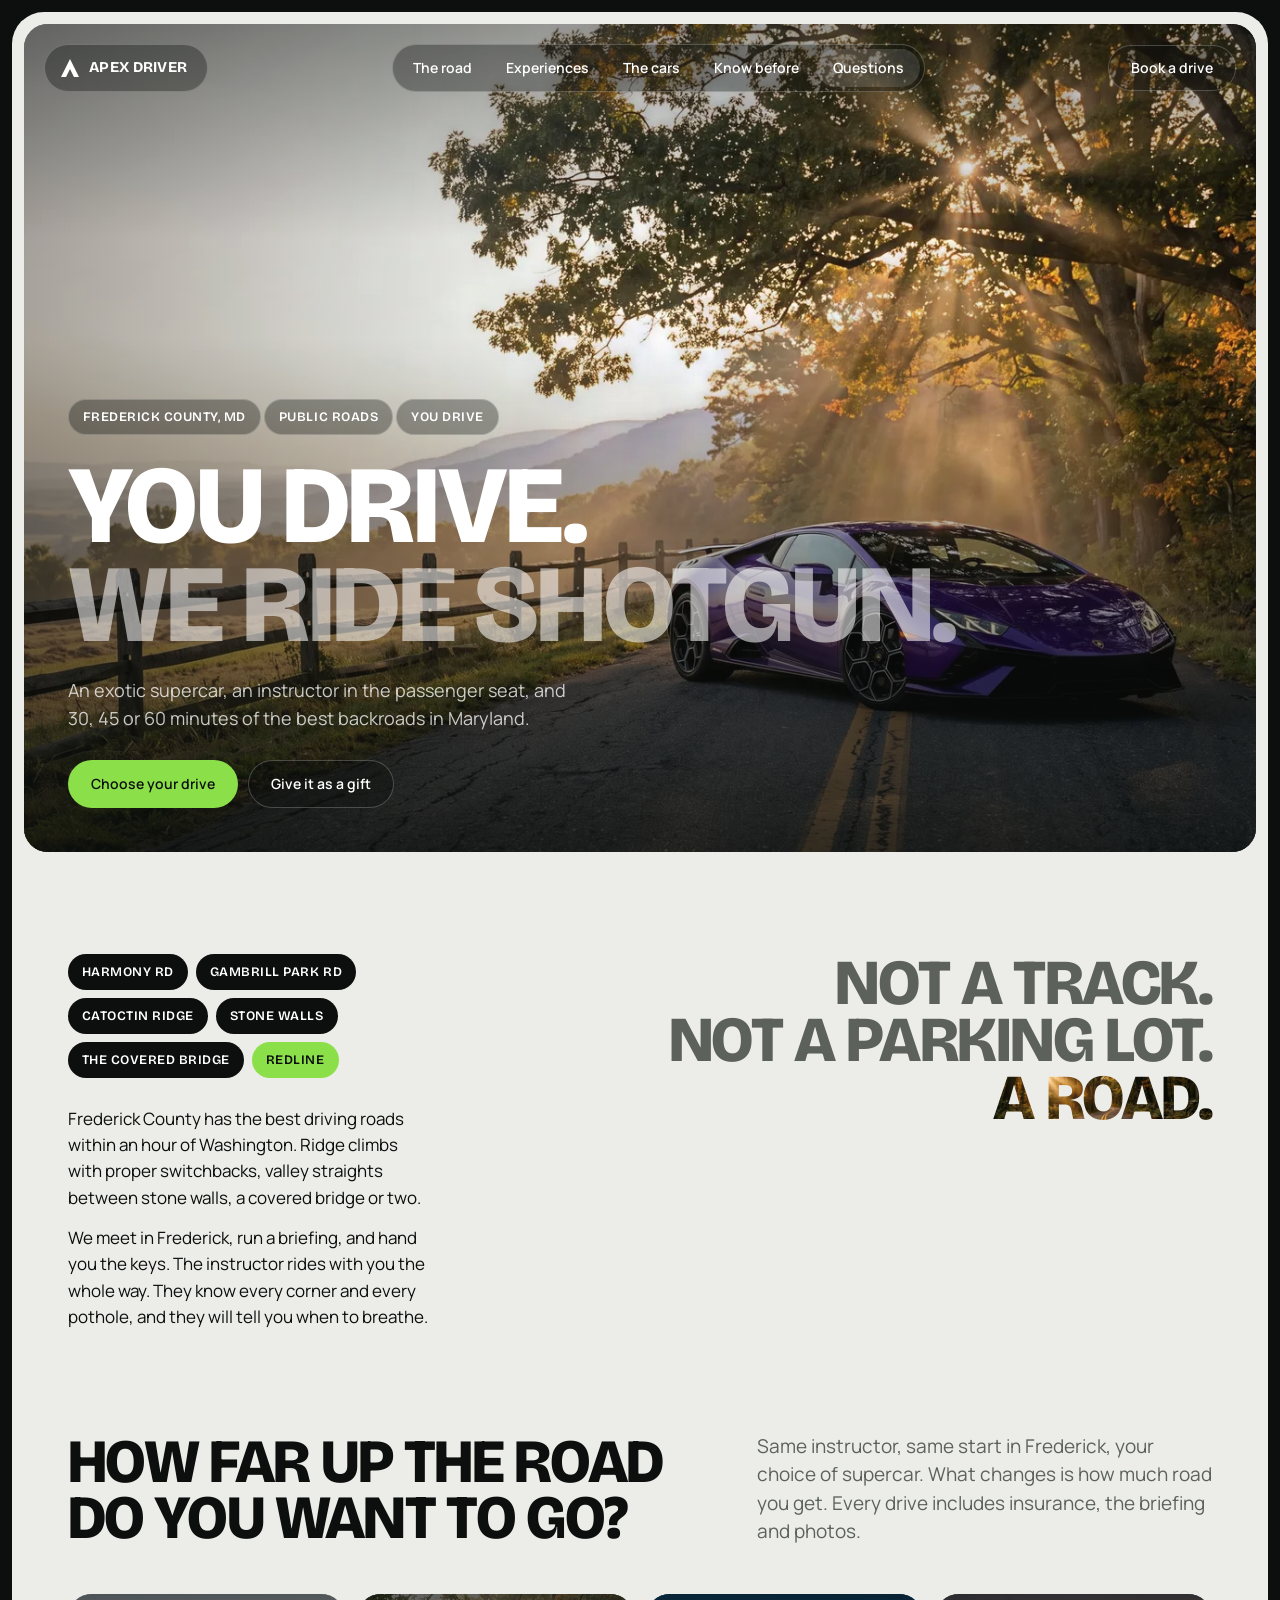
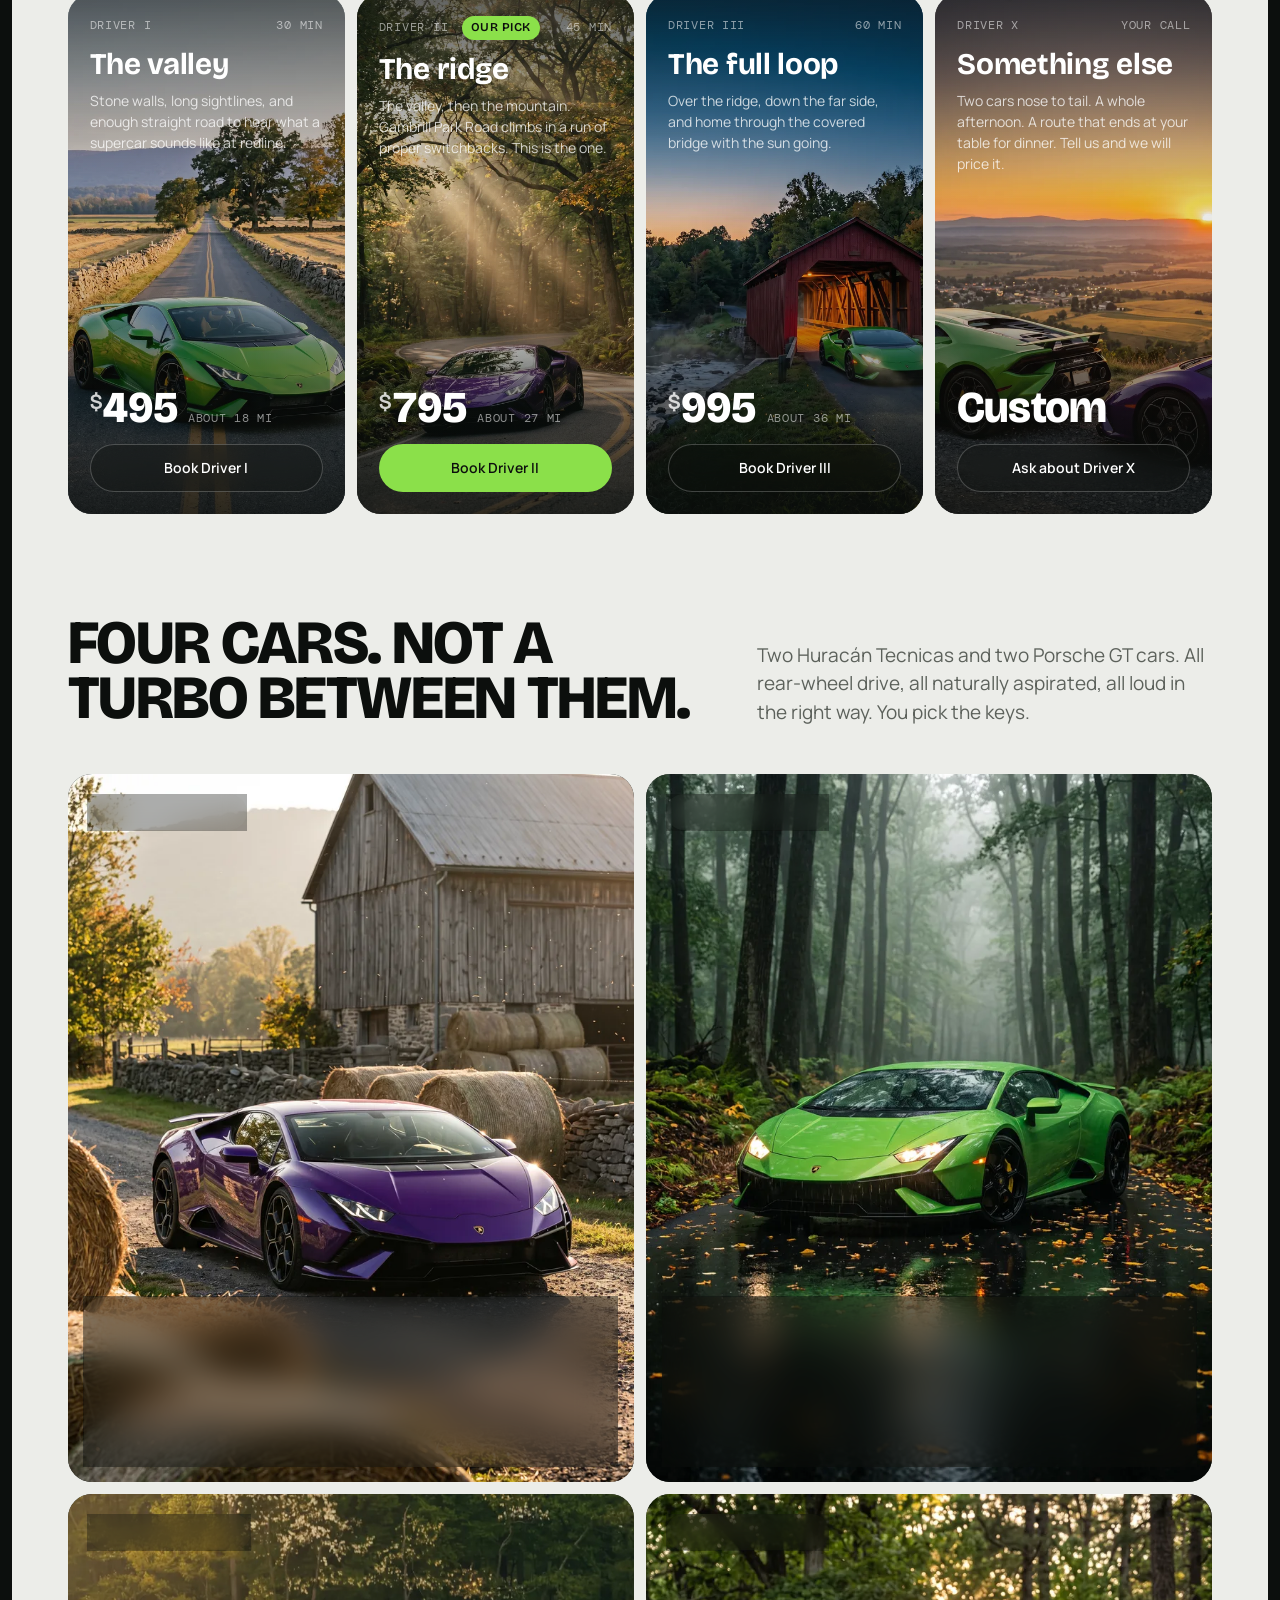
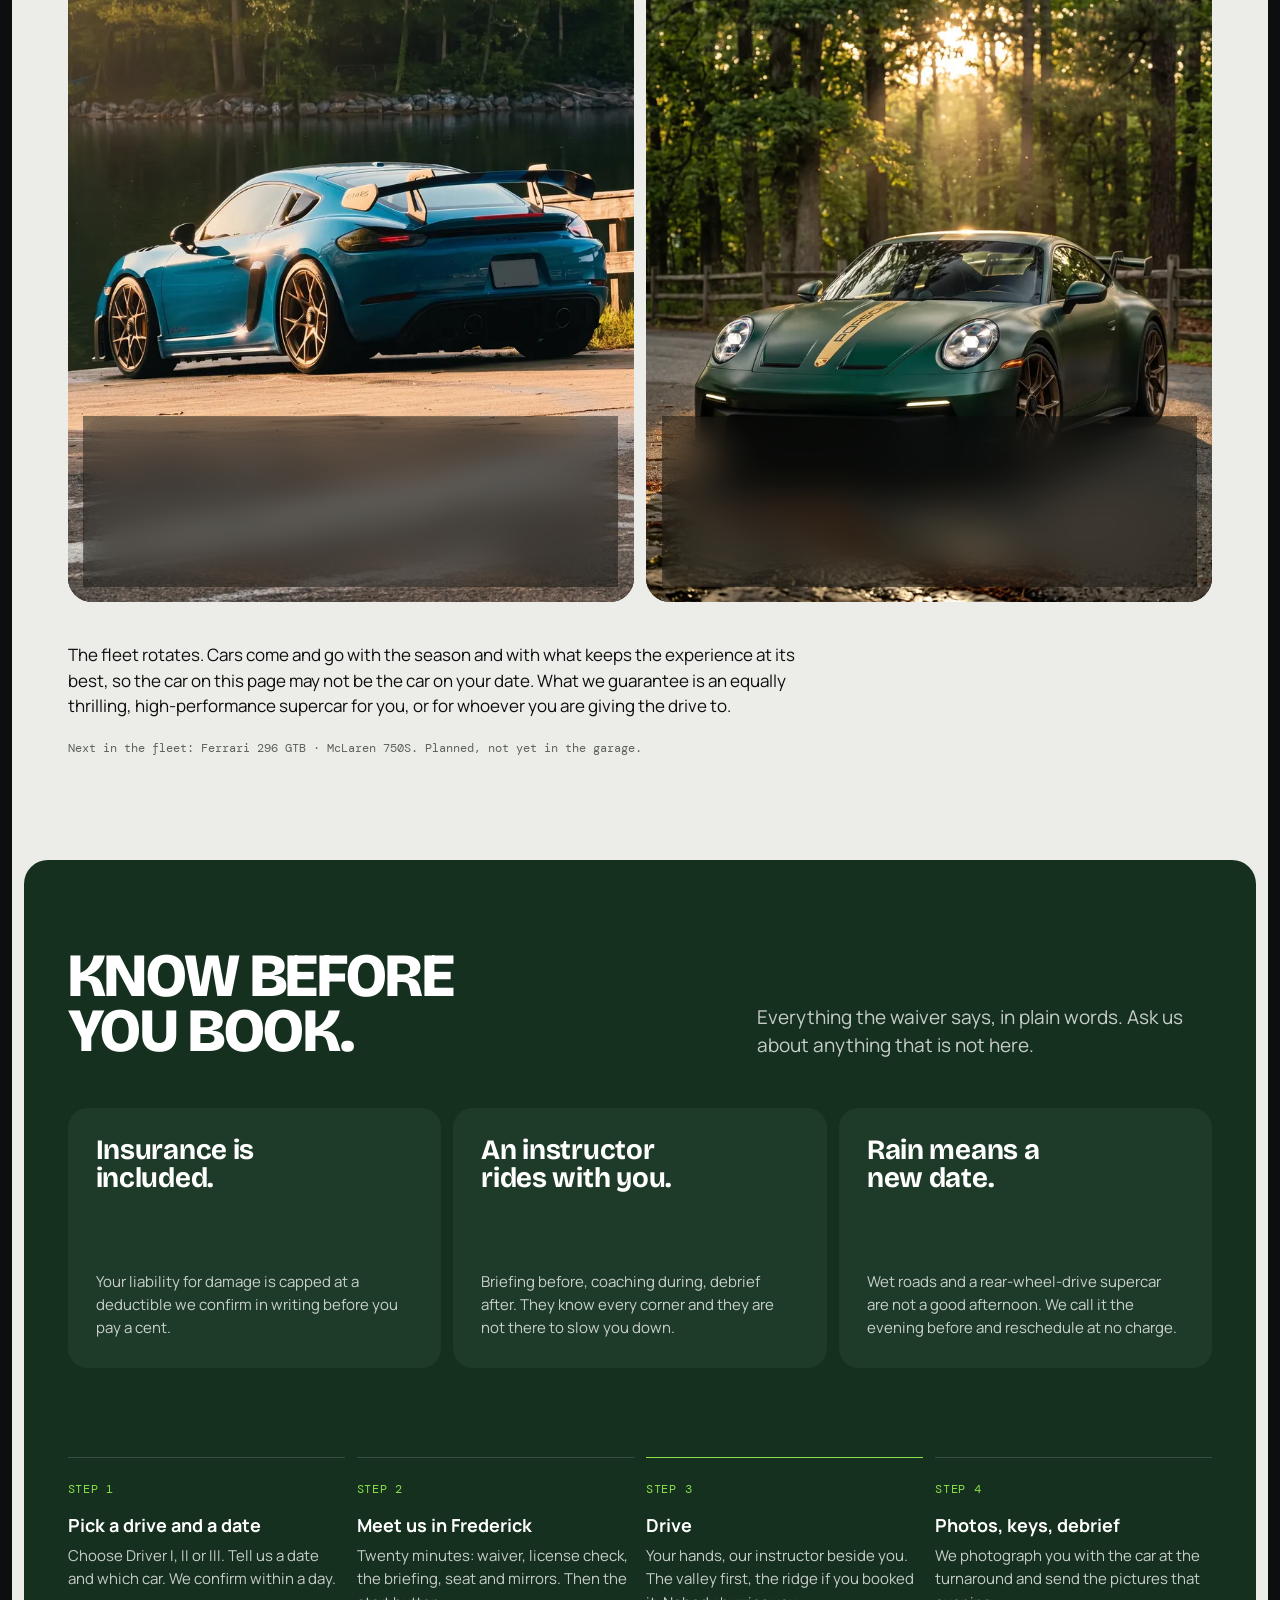
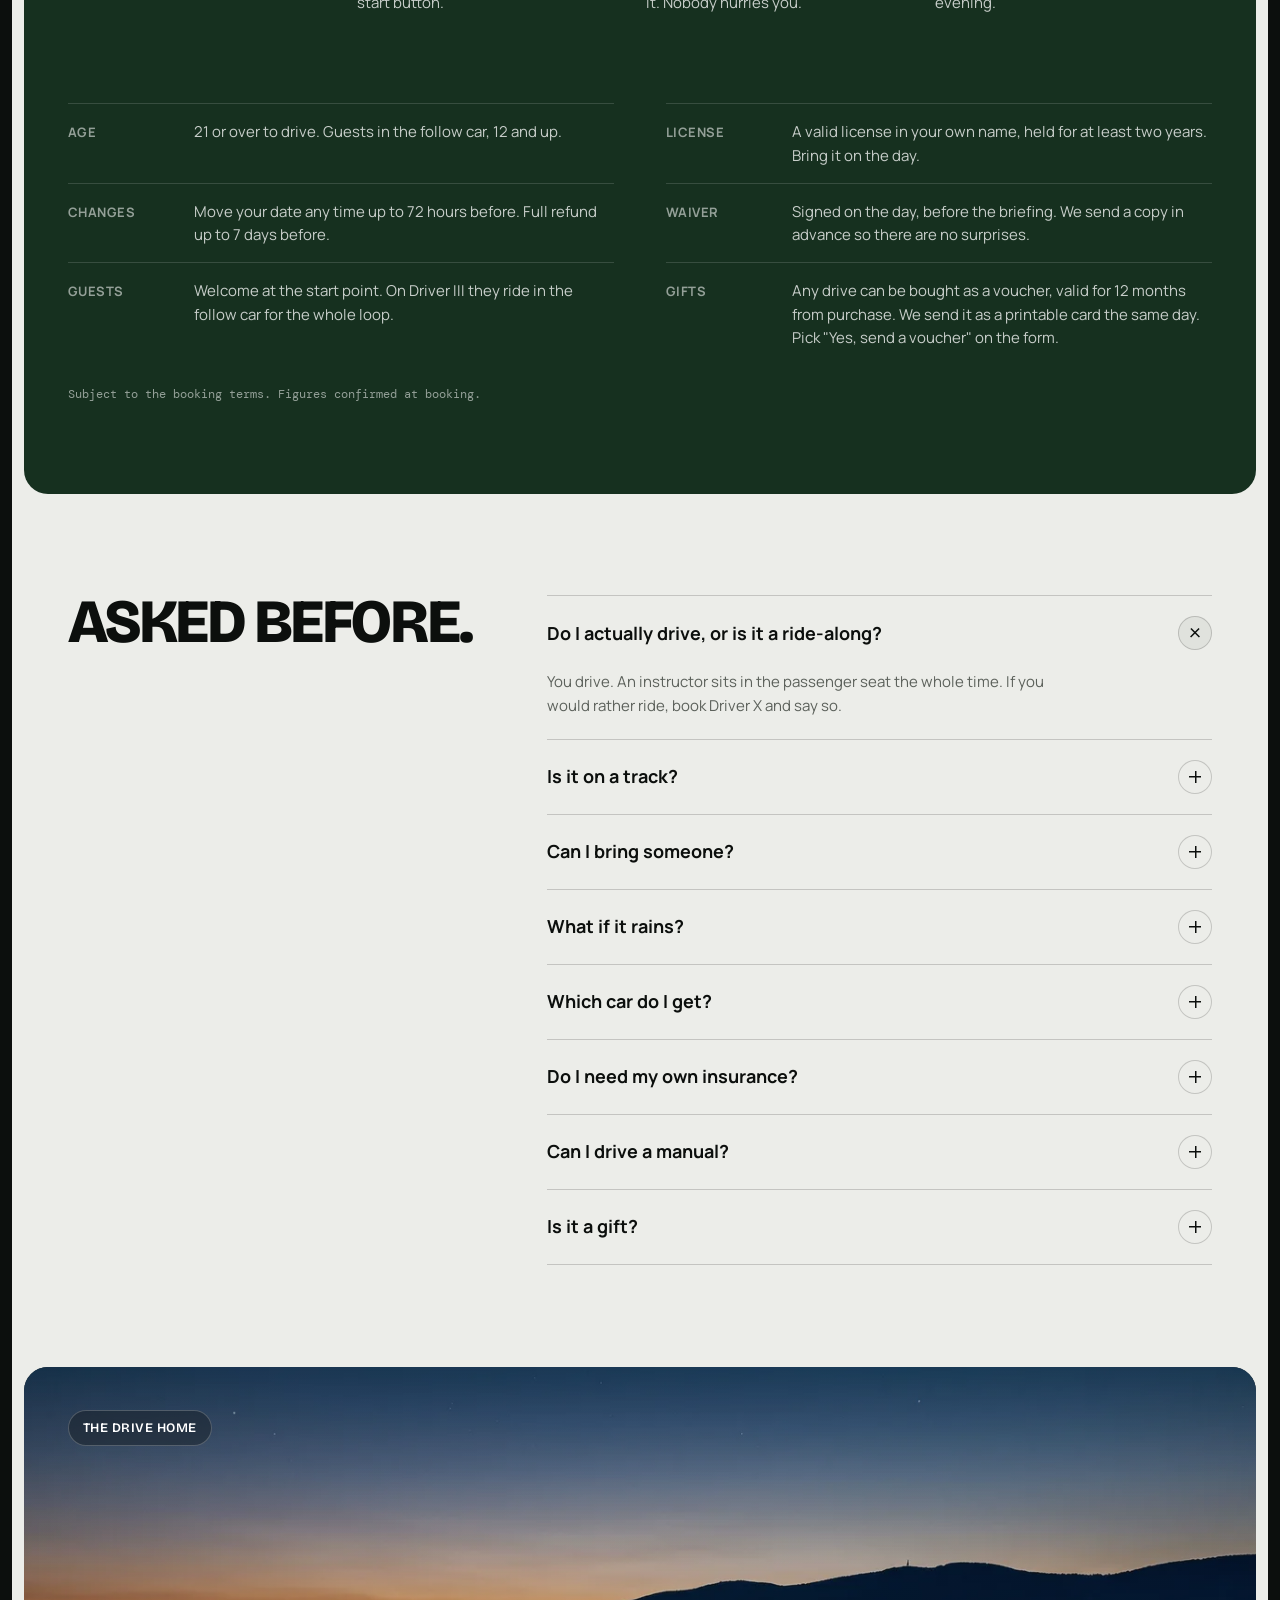
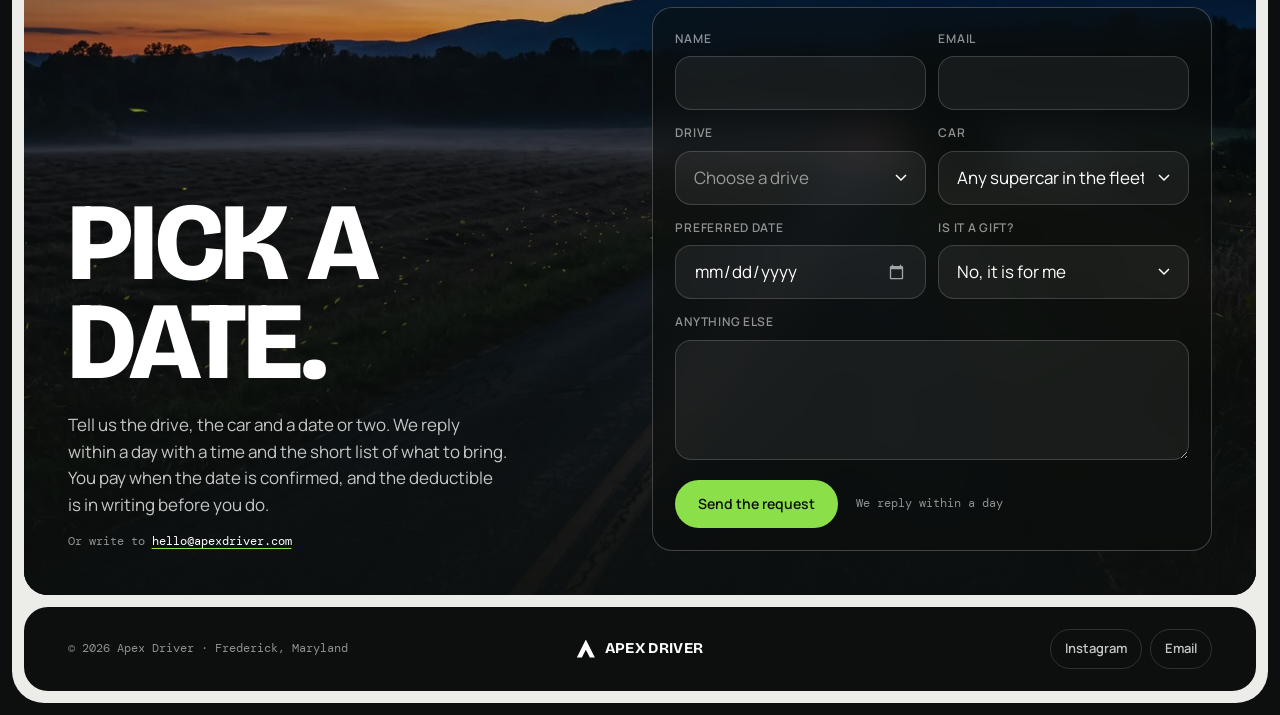
<file: index.html>
<!DOCTYPE html>
<html lang="en">
<head>
  <meta charset="utf-8">
  <meta name="viewport" content="width=device-width, initial-scale=1">
  <title>Apex Driver — Drive a supercar on Frederick County backroads</title>
  <meta name="description" content="You drive an exotic, high-performance supercar on the public backroads of Frederick County, Maryland, with an instructor beside you. 30, 45 or 60 minutes. From $495.">
  <meta name="theme-color" content="#0C0F0D">
  <link rel="icon" href="assets/mark.svg" type="image/svg+xml">

  <meta property="og:title" content="Apex Driver — You drive. We ride shotgun.">
  <meta property="og:description" content="A supercar on Frederick County backroads. 30, 45 or 60 minutes with an instructor beside you. From $495.">
  <meta property="og:image" content="https://eurobahncardetail.github.io/apexdriver/assets/v3/hero-ridge-2400.jpg">
  <meta property="og:url" content="https://eurobahncardetail.github.io/apexdriver/">
  <meta property="og:type" content="website">
  <link rel="canonical" href="https://eurobahncardetail.github.io/apexdriver/">

  <link rel="preconnect" href="https://fonts.googleapis.com">
  <link rel="preconnect" href="https://fonts.gstatic.com" crossorigin>
  <link href="https://fonts.googleapis.com/css2?family=Bricolage+Grotesque:opsz,wght@12..96,600..800&amp;family=Manrope:wght@400;500;600;700&amp;family=DM+Mono:wght@400;500&amp;display=swap" rel="stylesheet">

  <link rel="preload" as="image" media="(min-width: 641px)" href="assets/v3/hero-ridge-1600.webp" imagesrcset="assets/v3/hero-ridge-900.webp 900w, assets/v3/hero-ridge-1600.webp 1600w, assets/v3/hero-ridge-2400.webp 2400w" imagesizes="100vw">
  <link rel="preload" as="image" media="(max-width: 640px)" href="assets/v3/hero-ridge-tall-800.webp" imagesrcset="assets/v3/hero-ridge-tall-800.webp 800w, assets/v3/hero-ridge-tall-1200.webp 1200w" imagesizes="100vw">
  <link rel="stylesheet" href="styles.css?v=3.6">

  <script>
    /* Arms the hero sequence, reveals and ambient video before first paint.
       Without JS, or with reduced motion on, nothing is hidden and posters stay still.
       The hero sequence is pure CSS and waits for the display face (or 900ms),
       so it never depends on script.js and never swaps fonts mid-rise. */
    (function () {
      var root = document.documentElement;
      if (matchMedia('(prefers-reduced-motion: reduce)').matches || !('IntersectionObserver' in window)) return;
      root.classList.add('ad-motion');
      var go = function () { root.classList.add('ad-fonts'); };
      setTimeout(go, 900);
      if (document.fonts && document.fonts.ready) document.fonts.ready.then(go);
    })();
  </script>

  <script type="application/ld+json">
  {
    "@context": "https://schema.org",
    "@type": "FAQPage",
    "mainEntity": [
      {"@type": "Question", "name": "Do I actually drive, or is it a ride-along?", "acceptedAnswer": {"@type": "Answer", "text": "You drive. An instructor sits in the passenger seat the whole time."}},
      {"@type": "Question", "name": "Is it on a track?", "acceptedAnswer": {"@type": "Answer", "text": "No. Every drive is on public backroads in Frederick County, Maryland. Speed limits apply; the roads do the work."}},
      {"@type": "Question", "name": "Can I bring someone?", "acceptedAnswer": {"@type": "Answer", "text": "The car has two seats and one of them is the instructor's. Guests are welcome at the start point and can ride along in the follow car on Driver III."}},
      {"@type": "Question", "name": "What if it rains?", "acceptedAnswer": {"@type": "Answer", "text": "We reschedule at no charge. Wet roads and a rear-wheel-drive supercar are not a good afternoon."}}
    ]
  }
  </script>
</head>
<body>

  <a class="skip" href="#main">Skip to content</a>

  <!-- ===================================================================
       NAV — floating pills. Glass over the hero, darker glass after.
       =================================================================== -->
  <nav class="nav seq" id="nav" style="--i:0" aria-label="Primary">
    <div class="nav__group">
      <a class="lockup" href="#top" aria-label="Apex Driver, home"><span class="mark" aria-hidden="true"></span>Apex Driver</a>
    </div>
    <div class="nav__group nav__links">
      <a class="nav__link" href="#road" data-spy>The road</a>
      <a class="nav__link" href="#drives" data-spy>Experiences</a>
      <a class="nav__link" href="#fleet" data-spy>The cars</a>
      <a class="nav__link" href="#know" data-spy>Know before</a>
      <a class="nav__link" href="#faq" data-spy>Questions</a>
    </div>
    <!-- Glass over the hero, paper after it: verde belongs to the one in-flow primary. -->
    <a class="pill pill--glass nav__cta" href="#drives">Book a drive</a>
    <button class="pill pill--glass nav__menu" type="button" aria-expanded="false" aria-controls="sheet">Menu</button>
  </nav>

  <!-- Phone menu: the five section links in display type on ink glass. -->
  <div class="sheet" id="sheet" hidden>
    <div class="sheet__top">
      <span class="lockup"><span class="mark" aria-hidden="true"></span>Apex Driver</span>
      <button class="pill pill--glass sheet__close" type="button" aria-label="Close menu">Close</button>
    </div>
    <nav class="sheet__links" aria-label="Sections">
      <a class="sheet__link display" href="#road" style="--i:0">The road</a>
      <a class="sheet__link display" href="#drives" style="--i:1">Experiences</a>
      <a class="sheet__link display" href="#fleet" style="--i:2">The cars</a>
      <a class="sheet__link display" href="#know" style="--i:3">Know before</a>
      <a class="sheet__link display" href="#faq" style="--i:4">Questions</a>
    </nav>
    <a class="pill pill--verde sheet__cta" href="#drives">Choose your drive</a>
  </div>

  <!-- Phone booking bar: appears once the hero has scrolled away. -->
  <div class="bar" id="bar" aria-label="Book">
    <span class="bar__text"><strong>From $495</strong> <span class="mono">30 · 45 · 60 min</span></span>
    <a class="pill pill--paper pill--sm" href="#drives">Choose your drive</a>
  </div>

  <div class="page" id="top">
  <main id="main" style="display: contents">

    <!-- =================================================================
         HERO — the ridge at golden hour. The still is the picture; the only
         movement is the sun-ray layer, which follows the scroll (script.js).
         ================================================================= -->
    <header class="card hero">
      <div class="media" aria-hidden="true">
        <picture>
          <source type="image/webp" media="(max-width: 640px)" srcset="assets/v3/hero-ridge-tall-800.webp 800w, assets/v3/hero-ridge-tall-1200.webp 1200w" sizes="100vw">
          <source type="image/jpeg" media="(max-width: 640px)" srcset="assets/v3/hero-ridge-tall-1200.jpg">
          <source type="image/webp" srcset="assets/v3/hero-ridge-900.webp 900w, assets/v3/hero-ridge-1600.webp 1600w, assets/v3/hero-ridge-2400.webp 2400w" sizes="100vw">
          <img src="assets/v3/hero-ridge-2400.jpg" width="2400" height="1339" alt="The purple Lamborghini Huracán Tecnica on the crest of a ridge road at golden hour, sun breaking through the oaks, the Catoctin valley hazy behind." fetchpriority="high" decoding="async">
        </picture>
        <canvas class="rays" data-rays="assets/v3/rays/" data-count="40" aria-hidden="true"></canvas>
      </div>
      <div class="hero__scrim" aria-hidden="true"></div>

      <div class="hero__inner">
        <div>
          <p class="hero__eyebrow seq" style="--i:1"><span class="chip chip--glass">Frederick County, MD</span> <span class="chip chip--glass">Public roads</span> <span class="chip chip--glass">You drive</span></p>
          <h1 class="display h1 hero__title">
            <span class="seq" style="--i:2; display:block">You drive.</span>
            <span class="seq quiet" style="--i:3; display:block">We ride shotgun.</span>
          </h1>
          <p class="hero__sub seq" style="--i:4">An exotic supercar, an instructor in the passenger seat, and 30, 45 or 60 minutes of the best backroads in Maryland.</p>
          <div class="hero__cta seq" style="--i:5">
            <a class="pill pill--verde" href="#drives">Choose your drive</a>
            <a class="pill pill--glass" href="#gift">Give it as a gift</a>
          </div>
        </div>
        <!-- The drives-and-prices ticket that sat here is parked in docs/parked/hero-ticket.html. -->
      </div>
    </header>

    <!-- =================================================================
         THE ROAD — named roads as tags; the statement with a living fill
         ================================================================= -->
    <section class="band intro" id="road">
      <div class="wrap intro__grid">
        <div class="intro__copy">
          <div class="chips intro__chips" aria-label="Where the drive goes">
            <span class="chip">Harmony Rd</span>
            <span class="chip">Gambrill Park Rd</span>
            <span class="chip">Catoctin ridge</span>
            <span class="chip">Stone walls</span>
            <span class="chip">The covered bridge</span>
            <span class="chip chip--verde">Redline</span>
          </div>
          <p class="body">Frederick County has the best driving roads within an hour of Washington. Ridge climbs with proper switchbacks, valley straights between stone walls, a covered bridge or two.</p>
          <p class="body">We meet in Frederick, run a briefing, and hand you the keys. The instructor rides with you the whole way. They know every corner and every pothole, and they will tell you when to breathe.</p>
        </div>
        <h2 class="display statement">
          <span class="dim">Not a track.</span><br>
          <span class="dim">Not a parking lot.</span><br>
          <span class="fill">A road.</span>
        </h2>
      </div>
    </section>

    <!-- =================================================================
         DRIVES — the pricing, told as how far up the road you go.
         Mileage figures are PLACEHOLDERS until the client confirms routes.
         ================================================================= -->
    <section class="band" id="drives" style="padding-top:0">
      <div class="wrap">
        <div class="band__head">
          <h2 class="display h2">How far up the road do you want to go?</h2>
          <p class="lede">Same instructor, same start in Frederick, your choice of supercar. What changes is how much road you get. Every drive includes insurance, the briefing and photos.</p>
        </div>

        <div class="chapters__grid reveal-stagger">
          <a class="chapter" href="#book" data-book="Driver I" data-tier="1" aria-label="Book Driver I, the valley, 30 minutes, $495">
            <div class="media" aria-hidden="true">
              <picture>
                <source type="image/webp" srcset="assets/v3/ch-valley-700.webp 700w, assets/v3/ch-valley-1200.webp 1200w" sizes="(min-width: 1100px) 25vw, (min-width: 560px) 50vw, 100vw">
                <img src="assets/v3/ch-valley-1200.jpg" width="1200" height="1607" alt="" loading="lazy" decoding="async">
              </picture>
            </div>
            <div class="chapter__scrim" aria-hidden="true"></div>
            <div class="chapter__top">
              <div class="chapter__kicker mono"><span>Driver I</span><span>30 min</span></div>
              <h3 class="h3 chapter__title">The valley</h3>
              <p class="chapter__desc">Stone walls, long sightlines, and enough straight road to hear what a supercar sounds like at redline.</p>
            </div>
            <div class="chapter__bottom">
              <div class="chapter__price"><span class="n"><small>$</small>495</span><span class="m mono">about 18 mi</span></div>
              <span class="pill pill--glass">Book Driver I</span>
            </div>
          </a>

          <a class="chapter chapter--pick" href="#book" data-book="Driver II" data-tier="2" aria-label="Book Driver II, the ridge, 45 minutes, $795, our pick">
            <div class="media" aria-hidden="true">
              <picture>
                <source type="image/webp" srcset="assets/v3/ch-ridge-700.webp 700w, assets/v3/ch-ridge-1200.webp 1200w" sizes="(min-width: 1100px) 25vw, (min-width: 560px) 50vw, 100vw">
                <img src="assets/v3/ch-ridge-1200.jpg" width="1200" height="1607" alt="" loading="lazy" decoding="async">
              </picture>
              <video class="ambient" data-src="assets/v3/ch-ridge.mp4" muted loop playsinline preload="none" tabindex="-1"></video>
            </div>
            <div class="chapter__scrim" aria-hidden="true"></div>
            <div class="chapter__top">
              <div class="chapter__kicker mono"><span>Driver II <span class="chip chip--verde chip--xs">Our pick</span></span><span>45 min</span></div>
              <h3 class="h3 chapter__title">The ridge</h3>
              <p class="chapter__desc">The valley, then the mountain. Gambrill Park Road climbs in a run of proper switchbacks. This is the one.</p>
            </div>
            <div class="chapter__bottom">
              <div class="chapter__price"><span class="n"><small>$</small>795</span><span class="m mono">about 27 mi</span></div>
              <span class="pill pill--verde">Book Driver II</span>
            </div>
          </a>

          <a class="chapter" href="#book" data-book="Driver III" data-tier="3" aria-label="Book Driver III, the full loop, 60 minutes, $995">
            <div class="media" aria-hidden="true">
              <picture>
                <source type="image/webp" srcset="assets/v3/ch-bridge-700.webp 700w, assets/v3/ch-bridge-1200.webp 1200w" sizes="(min-width: 1100px) 25vw, (min-width: 560px) 50vw, 100vw">
                <img src="assets/v3/ch-bridge-1200.jpg" width="1200" height="1607" alt="" loading="lazy" decoding="async">
              </picture>
            </div>
            <div class="chapter__scrim" aria-hidden="true"></div>
            <div class="chapter__top">
              <div class="chapter__kicker mono"><span>Driver III</span><span>60 min</span></div>
              <h3 class="h3 chapter__title">The full loop</h3>
              <p class="chapter__desc">Over the ridge, down the far side, and home through the covered bridge with the sun going.</p>
            </div>
            <div class="chapter__bottom">
              <div class="chapter__price"><span class="n"><small>$</small>995</span><span class="m mono">about 36 mi</span></div>
              <span class="pill pill--glass">Book Driver III</span>
            </div>
          </a>

          <a class="chapter" href="#book" data-book="Driver X" data-tier="x" aria-label="Ask about Driver X, a custom drive">
            <div class="media" aria-hidden="true">
              <picture>
                <source type="image/webp" srcset="assets/v3/ch-x-700.webp 700w, assets/v3/ch-x-1200.webp 1200w" sizes="(min-width: 1100px) 25vw, (min-width: 560px) 50vw, 100vw">
                <img src="assets/v3/ch-x-1200.jpg" width="1200" height="1607" alt="" loading="lazy" decoding="async">
              </picture>
            </div>
            <div class="chapter__scrim" aria-hidden="true"></div>
            <div class="chapter__top">
              <div class="chapter__kicker mono"><span>Driver X</span><span>Your call</span></div>
              <h3 class="h3 chapter__title">Something else</h3>
              <p class="chapter__desc">Two cars nose to tail. A whole afternoon. A route that ends at your table for dinner. Tell us and we will price it.</p>
            </div>
            <div class="chapter__bottom">
              <div class="chapter__price"><span class="n">Custom</span></div>
              <span class="pill pill--glass">Ask about Driver X</span>
            </div>
          </a>
        </div>
      </div>
    </section>

    <!-- =================================================================
         THE CARS — two Huracáns and two Porsches in service; more planned.
         Porsche colour names and 0–60 figures come from public specs and
         are not yet client-confirmed. Cars 05+ remain PLACEHOLDERS.
         ================================================================= -->
    <section class="band" id="fleet" style="padding-top:0">
      <div class="wrap">
        <div class="band__head">
          <h2 class="display h2">Four cars. Not a turbo between them.</h2>
          <div>
            <p class="lede">Two Huracán Tecnicas and two Porsche GT cars. All rear-wheel drive, all naturally aspirated, all loud in the right way. You pick the keys.</p>
          </div>
        </div>

        <div class="fleet__grid reveal-stagger">
          <article class="car">
            <div class="media">
              <picture>
                <source type="image/webp" srcset="assets/v3/fleet-viola-800.webp 800w, assets/v3/fleet-viola-1400.webp 1400w" sizes="(min-width: 760px) 50vw, 100vw">
                <img src="assets/v3/fleet-viola-1400.jpg" width="1400" height="1738" alt="The purple Huracán Tecnica on a farm lane beside a weathered barn and hay bales, dust in the golden light." loading="lazy" decoding="async">
              </picture>
            </div>
            <span class="chip chip--glass car__tag">No. 01 · In service</span>
            <div class="car__panel">
              <div class="car__title">
                <h3 class="h3">Huracán Tecnica</h3>
                <span class="mono">Viola Pasifae</span>
              </div>
              <p class="car__line">Ten cylinders, no turbos, the last of the line. You hear it before you feel it.</p>
              <div class="specs specs--card" aria-label="Specifications">
                <span class="spec">631 <span class="mono">hp</span></span>
                <span class="spec">V10 <span class="mono">5.2 L</span></span>
                <span class="spec">3.2s <span class="mono">0–60</span></span>
              </div>
            </div>
          </article>

          <article class="car">
            <div class="media">
              <picture>
                <source type="image/webp" srcset="assets/v3/fleet-verde-800.webp 800w, assets/v3/fleet-verde-1400.webp 1400w" sizes="(min-width: 760px) 50vw, 100vw">
                <img src="assets/v3/fleet-verde-1400.jpg" width="1400" height="1738" alt="The green Huracán Tecnica, headlights on, on a wet forest road in the fog with yellow leaves on the asphalt." loading="lazy" decoding="async">
              </picture>
              <video class="ambient" data-src="assets/v3/fleet-verde.mp4" muted loop playsinline preload="none" tabindex="-1" aria-hidden="true"></video>
            </div>
            <span class="chip chip--glass car__tag">No. 02 · In service</span>
            <div class="car__panel">
              <div class="car__title">
                <h3 class="h3">Huracán Tecnica</h3>
                <span class="mono">Verde Selvans</span>
              </div>
              <p class="car__line">Same V10, second set of keys. Book both for Driver X and run the route nose to tail.</p>
              <div class="specs specs--card" aria-label="Specifications">
                <span class="spec">631 <span class="mono">hp</span></span>
                <span class="spec">V10 <span class="mono">5.2 L</span></span>
                <span class="spec">3.2s <span class="mono">0–60</span></span>
              </div>
            </div>
          </article>

          <article class="car">
            <div class="media">
              <picture>
                <source type="image/webp" srcset="assets/v3/fleet-gt4rs-800.webp 800w, assets/v3/fleet-gt4rs-1400.webp 1400w" sizes="(min-width: 760px) 50vw, 100vw">
                <img src="assets/v3/fleet-gt4rs-1400.jpg" width="1400" height="1738" alt="The Shark Blue Porsche 718 Cayman GT4 RS from behind on a boat ramp at the lake, golden evening light on the trees across the water." loading="lazy" decoding="async">
              </picture>
            </div>
            <span class="chip chip--glass car__tag">No. 03 · In service</span>
            <div class="car__panel">
              <div class="car__title">
                <h3 class="h3">718 Cayman GT4 RS</h3>
                <span class="mono">Shark Blue</span>
              </div>
              <p class="car__line">The GT3 engine, moved behind your head. The intakes sit beside your ears and scream to nine thousand.</p>
              <div class="specs specs--card" aria-label="Specifications">
                <span class="spec">493 <span class="mono">hp</span></span>
                <span class="spec">Flat-six <span class="mono">4.0 L</span></span>
                <span class="spec">3.2s <span class="mono">0–60</span></span>
              </div>
            </div>
          </article>

          <article class="car">
            <div class="media">
              <picture>
                <source type="image/webp" srcset="assets/v3/fleet-gt3-800.webp 800w, assets/v3/fleet-gt3-1400.webp 1400w" sizes="(min-width: 760px) 50vw, 100vw">
                <img src="assets/v3/fleet-gt3-1400.jpg" width="1400" height="1738" alt="The satin green Porsche 911 GT3 with its gold stripe, headlights on, on a forest road with the low sun breaking through the trees behind it." loading="lazy" decoding="async">
              </picture>
            </div>
            <span class="chip chip--glass car__tag">No. 04 · In service</span>
            <div class="car__panel">
              <div class="car__title">
                <h3 class="h3">911 GT3</h3>
                <span class="mono">Satin green, gold stripe</span>
              </div>
              <p class="car__line">The one every Porsche person asks about. A wing you can see in the mirror and a redline you will not forget.</p>
              <div class="specs specs--card" aria-label="Specifications">
                <span class="spec">502 <span class="mono">hp</span></span>
                <span class="spec">Flat-six <span class="mono">4.0 L</span></span>
                <span class="spec">3.2s <span class="mono">0–60</span></span>
              </div>
            </div>
          </article>
        </div>

        <!-- The fleet-rotation guarantee. Client wording, 2026-09-03. -->
        <p class="fleet__note">The fleet rotates. Cars come and go with the season and with what keeps the experience at its best, so the car on this page may not be the car on your date. What we guarantee is an equally thrilling, high-performance supercar for you, or for whoever you are giving the drive to.</p>
        <!-- PLACEHOLDER cars 05+: one line until the client confirms them. -->
        <p class="fleet__next mono muted">Next in the fleet: Ferrari 296 GTB · McLaren 750S. Planned, not yet in the garage.</p>
      </div>
    </section>

    <!-- =================================================================
         KNOW BEFORE — the promises, the sequence, the terms.
         Ages, deductible, refund window: PLACEHOLDERS until confirmed.
         ================================================================= -->
    <section class="card trust" id="know">
      <div class="wrap">
        <div class="band__head">
          <h2 class="display h2">Know before you book.</h2>
          <p class="lede">Everything the waiver says, in plain words. Ask us about anything that is not here.</p>
        </div>

        <div class="promises">
          <div class="promise">
            <h3 class="h3">Insurance is included.</h3>
            <div>
              <p>Your liability for damage is capped at a deductible we confirm in writing before you pay a cent.</p>
            </div>
          </div>
          <div class="promise">
            <h3 class="h3">An instructor rides with you.</h3>
            <div>
              <p>Briefing before, coaching during, debrief after. They know every corner and they are not there to slow you down.</p>
            </div>
          </div>
          <div class="promise">
            <h3 class="h3">Rain means a new date.</h3>
            <div>
              <p>Wet roads and a rear-wheel-drive supercar are not a good afternoon. We call it the evening before and reschedule at no charge.</p>
            </div>
          </div>
        </div>

        <ol class="steps" aria-label="How it works">
          <li class="step">
            <span class="step__n mono">Step 1</span>
            <h3 class="h4">Pick a drive and a date</h3>
            <p>Choose Driver I, II or III. Tell us a date and which car. We confirm within a day.</p>
          </li>
          <li class="step">
            <span class="step__n mono">Step 2</span>
            <h3 class="h4">Meet us in Frederick</h3>
            <p>Twenty minutes: waiver, license check, the briefing, seat and mirrors. Then the start button.</p>
          </li>
          <li class="step step--live">
            <span class="step__n mono">Step 3</span>
            <h3 class="h4">Drive</h3>
            <p>Your hands, our instructor beside you. The valley first, the ridge if you booked it. Nobody hurries you.</p>
          </li>
          <li class="step">
            <span class="step__n mono">Step 4</span>
            <h3 class="h4">Photos, keys, debrief</h3>
            <p>We photograph you with the car at the turnaround and send the pictures that evening.</p>
          </li>
        </ol>

        <dl class="terms">
          <div class="term"><dt>Age</dt><dd>21 or over to drive. Guests in the follow car, 12 and up.</dd></div>
          <div class="term"><dt>License</dt><dd>A valid license in your own name, held for at least two years. Bring it on the day.</dd></div>
          <div class="term"><dt>Changes</dt><dd>Move your date any time up to 72 hours before. Full refund up to 7 days before.</dd></div>
          <div class="term"><dt>Waiver</dt><dd>Signed on the day, before the briefing. We send a copy in advance so there are no surprises.</dd></div>
          <div class="term"><dt>Guests</dt><dd>Welcome at the start point. On Driver III they ride in the follow car for the whole loop.</dd></div>
          <div class="term" id="gift"><dt>Gifts</dt><dd>Any drive can be bought as a voucher, valid for 12 months from purchase. We send it as a printable card the same day. Pick "Yes, send a voucher" on the form.</dd></div>
        </dl>
        <p class="terms__note mono">Subject to the booking terms. Figures confirmed at booking.</p>
      </div>
    </section>

    <!-- =================================================================
         QUESTIONS
         ================================================================= -->
    <section class="band" id="faq">
      <div class="wrap faq__grid">
        <h2 class="display h2">Asked before.</h2>
        <div class="faq">
          <details class="faq__item" open>
            <summary class="faq__q">Do I actually drive, or is it a ride-along?</summary>
            <p class="body-sm faq__a">You drive. An instructor sits in the passenger seat the whole time. If you would rather ride, book Driver X and say so.</p>
          </details>
          <details class="faq__item">
            <summary class="faq__q">Is it on a track?</summary>
            <p class="body-sm faq__a">No. Every drive is on public backroads in Frederick County. Speed limits apply. The roads do the work, and they are very good roads.</p>
          </details>
          <details class="faq__item">
            <summary class="faq__q">Can I bring someone?</summary>
            <p class="body-sm faq__a">The car has two seats and one of them is the instructor's. Guests are welcome at the start point, and on Driver III they ride in the follow car for the whole loop.</p>
          </details>
          <details class="faq__item">
            <summary class="faq__q">What if it rains?</summary>
            <p class="body-sm faq__a">We reschedule at no charge. A wet road and a rear-wheel-drive supercar are not a good afternoon, and we would rather you came back on a dry one.</p>
          </details>
          <details class="faq__item">
            <summary class="faq__q">Which car do I get?</summary>
            <p class="body-sm faq__a">You choose from what is in the garage when you book. The fleet rotates with the season, so if your pick is away on your date we put you in an equally thrilling, high-performance supercar. If you want two of them, that is Driver X.</p>
          </details>
          <details class="faq__item">
            <summary class="faq__q">Do I need my own insurance?</summary>
            <p class="body-sm faq__a">No. Cover is included in the price. Your liability is capped at a deductible we confirm in writing before you pay.</p>
          </details>
          <!-- PLACEHOLDER: paddle-shift for every car is assumed; confirm for cars that could be manual. -->
          <details class="faq__item">
            <summary class="faq__q">Can I drive a manual?</summary>
            <p class="body-sm faq__a">Every car in the fleet shifts with paddles. There is no clutch pedal, and you will not miss it at redline.</p>
          </details>
          <details class="faq__item">
            <summary class="faq__q">Is it a gift?</summary>
            <p class="body-sm faq__a">It can be. Any drive is available as a voucher, valid for a year. We send it as a printable card the same day.</p>
          </details>
        </div>
      </div>
    </section>

    <!-- =================================================================
         BOOK — the drive home at blue hour, fireflies over the field,
         and the request form on the photograph. Booking mechanism
         undecided: this composes an email. Swap for the real widget
         when chosen.
         ================================================================= -->
    <section class="card book" id="book">
      <div class="media" aria-hidden="true">
        <picture>
          <source type="image/webp" media="(max-width: 640px)" srcset="assets/v3/close-fireflies-tall-800.webp 800w, assets/v3/close-fireflies-tall-1200.webp 1200w" sizes="100vw">
          <source type="image/jpeg" media="(max-width: 640px)" srcset="assets/v3/close-fireflies-tall-1200.jpg">
          <source type="image/webp" srcset="assets/v3/close-fireflies-900.webp 900w, assets/v3/close-fireflies-1600.webp 1600w, assets/v3/close-fireflies-2400.webp 2400w" sizes="100vw">
          <img src="assets/v3/close-fireflies-2400.jpg" width="2400" height="1339" alt="" loading="lazy" decoding="async">
        </picture>
        <video class="ambient" data-src="assets/v3/close-fireflies.mp4" muted loop playsinline preload="none" tabindex="-1"></video>
      </div>
      <div class="book__scrim" aria-hidden="true"></div>
      <div class="book__top">
        <span class="chip chip--glass">The drive home</span>
      </div>
      <div class="book__grid">
        <div class="book__copy">
          <h2 class="display h1">Pick a date.</h2>
          <p>Tell us the drive, the car and a date or two. We reply within a day with a time and the short list of what to bring. You pay when the date is confirmed, and the deductible is in writing before you do.</p>
          <p class="mono on-dark-3">Or write to <a href="mailto:hello@apexdriver.com">hello@apexdriver.com</a></p>
        </div>
        <div class="form__panel">
          <form class="form" id="bookForm" novalidate>
            <div class="field">
              <label class="label" for="f-name">Name</label>
              <input class="input" id="f-name" name="name" type="text" autocomplete="name" required aria-describedby="formError">
            </div>
            <div class="field">
              <label class="label" for="f-email">Email</label>
              <input class="input" id="f-email" name="email" type="email" autocomplete="email" required aria-describedby="formError">
            </div>
            <div class="field">
              <label class="label" for="f-tier">Drive</label>
              <select class="input" id="f-tier" name="tier" required aria-describedby="formError">
                <option value="" selected>Choose a drive</option>
                <option>Driver I · 30 min · $495</option>
                <option>Driver II · 45 min · $795</option>
                <option>Driver III · 60 min · $995</option>
                <option>Driver X · custom</option>
              </select>
            </div>
            <div class="field">
              <label class="label" for="f-car">Car</label>
              <select class="input" id="f-car" name="car">
                <option>Any supercar in the fleet</option>
                <option>Huracán Tecnica, Viola</option>
                <option>Huracán Tecnica, Verde</option>
                <option>718 Cayman GT4 RS</option>
                <option>911 GT3</option>
              </select>
            </div>
            <div class="field">
              <label class="label" for="f-date">Preferred date</label>
              <input class="input" id="f-date" name="date" type="date">
            </div>
            <div class="field">
              <label class="label" for="f-gift">Is it a gift?</label>
              <select class="input" id="f-gift" name="gift">
                <option>No, it is for me</option>
                <option>Yes, send a voucher</option>
              </select>
            </div>
            <div class="field field--wide">
              <label class="label" for="f-note">Anything else</label>
              <textarea class="input" id="f-note" name="note" rows="3"></textarea>
            </div>
            <p class="mono form__error" id="formError" role="alert" hidden>Add your name, a working email address and the drive you want.</p>
            <p class="body-sm form__done" id="formDone" role="status" hidden>Your email app should open with the request filled in. If it did not, write to hello@apexdriver.com.</p>
            <div class="field--wide form__actions">
              <button class="pill pill--verde" type="submit">Send the request</button>
              <span class="mono on-dark-3">We reply within a day</span>
            </div>
          </form>
        </div>
      </div>
    </section>

    <!-- PLACEHOLDER: the Instagram handle is the client's. -->
    <footer class="card footer">
      <p class="mono">© 2026 Apex Driver · Frederick, Maryland</p>
      <a class="lockup" href="#top" aria-label="Apex Driver, home"><span class="mark" aria-hidden="true"></span>Apex Driver</a>
      <div class="footer__links">
        <a class="pill pill--outline" href="https://instagram.com" rel="noopener">Instagram</a>
        <a class="pill pill--outline" href="mailto:hello@apexdriver.com">Email</a>
      </div>
    </footer>

  </main>
  </div>

  <script src="script.js" defer></script>
</body>
</html>
</file>
<file: styles.css>
/* =====================================================================
   Apex Driver — v3
   One drive, told as a page. Ink frame, stone-grey page, rounded panels,
   photography that moves. Bricolage Grotesque / Manrope / DM Mono.
   ===================================================================== */

:root {
  /* colour */
  --ink: #0C0F0D;
  --ink-2: #151A17;
  --mist: #ECEDE9;
  --mist-2: #E0E2DD;
  --paper: #F7F8F5;
  --moss: #16301F;
  --moss-2: #1E3B29;
  --verde: #8BE04A;
  --verde-2: #A3EE6A;
  --verde-ink: #2F6E12;
  --stone: #5C615B;
  --stone-2: #A3A7A0;
  --line: rgba(12, 15, 13, 0.10);
  --line-2: rgba(12, 15, 13, 0.18);
  --line-dark: rgba(255, 255, 255, 0.14);
  --on-dark-2: rgba(255, 255, 255, 0.76);
  --on-dark-3: rgba(255, 255, 255, 0.54);
  --glass: rgba(12, 15, 13, 0.34);
  --glass-line: rgba(255, 255, 255, 0.22);

  /* shape */
  --r-page: 32px;
  --r-card: 24px;
  --r-panel: 20px;
  --r-sm: 14px;
  --gap: 12px;
  --pad: clamp(20px, 3.4vw, 48px);
  --section: clamp(48px, 7vw, 104px);

  /* type */
  --font-display: "Bricolage Grotesque", "Arial Black", Impact, sans-serif;
  --font-body: Manrope, "Helvetica Neue", Arial, sans-serif;
  --font-mono: "DM Mono", ui-monospace, SFMono-Regular, Menlo, monospace;

  /* --ease for colour hovers; --ease-out for anything entering; --ease-in-out
     for things that morph while on screen. */
  --ease: cubic-bezier(0.2, 0, 0.2, 1);
  --ease-out: cubic-bezier(0.23, 1, 0.32, 1);
  --ease-in-out: cubic-bezier(0.77, 0, 0.175, 1);
}

/* ---------- reset ---------- */
*, *::before, *::after { box-sizing: border-box; }
html { -webkit-text-size-adjust: 100%; scroll-behavior: smooth; }
@media (prefers-reduced-motion: reduce) { html { scroll-behavior: auto; } }
body {
  margin: 0;
  background: var(--ink);
  color: var(--ink);
  font: 400 17px/1.55 var(--font-body);
  -webkit-font-smoothing: antialiased;
  text-rendering: optimizeLegibility;
}
img, video { display: block; max-width: 100%; }
a { color: inherit; }
h1, h2, h3, h4, p, ul, ol, dl, dd, figure { margin: 0; }
ul, ol { padding: 0; list-style: none; }
button, input, select, textarea { font: inherit; color: inherit; }
::selection { background: var(--verde); color: var(--ink); }

:focus-visible { outline: 2px solid var(--verde); outline-offset: 3px; border-radius: 6px; }
.pill:focus-visible, .chip:focus-visible { outline-offset: 4px; border-radius: 999px; }

.skip {
  position: absolute; left: 16px; top: -60px; z-index: 100;
  padding: 10px 16px; background: var(--verde); color: var(--ink);
  border-radius: 999px; font-weight: 600; text-decoration: none;
}
.skip:focus { top: 16px; }

/* ---------- type roles ---------- */
.display {
  font-family: var(--font-display);
  font-variation-settings: "opsz" 96, "wdth" 100;
  font-weight: 800;
  text-transform: uppercase;
  line-height: 0.9;
  letter-spacing: -0.022em;
  text-wrap: balance;
}
.h1 { font-size: clamp(50px, 8.6vw, 140px); }
.h2 { font-size: clamp(34px, 4.8vw, 68px); }
.statement { font-size: clamp(40px, 6.4vw, 100px); }
.h3 {
  font-family: var(--font-display);
  font-variation-settings: "opsz" 40, "wdth" 100;
  font-weight: 700;
  font-size: 26px;
  line-height: 1.02;
  letter-spacing: -0.01em;
}
.h4 { font-weight: 700; font-size: 18px; line-height: 1.25; }
.lede { font-size: 19px; line-height: 1.5; color: var(--stone); max-width: 520px; text-wrap: pretty; }
.body { max-width: 540px; text-wrap: pretty; }
.body-sm { font-size: 15px; line-height: 1.55; text-wrap: pretty; }
.mono {
  font-family: var(--font-mono);
  font-size: 12px;
  line-height: 1.6;
  letter-spacing: 0.06em;
  text-transform: uppercase;
}
.muted { color: var(--stone); }
.on-dark { color: #fff; }
.on-dark-2 { color: var(--on-dark-2); }
.on-dark-3 { color: var(--on-dark-3); }
.dim { color: var(--on-dark-3); }

/* ---------- pills, chips ---------- */
.pill {
  display: inline-flex; align-items: center; justify-content: center; gap: 8px;
  height: 48px; padding: 0 22px;
  border: 1px solid transparent; border-radius: 999px;
  font-weight: 600; font-size: 14px; line-height: 1;
  text-decoration: none; white-space: nowrap; cursor: pointer;
  transition: background-color 180ms var(--ease), color 180ms var(--ease),
              border-color 180ms var(--ease), transform 140ms var(--ease-out);
}
.pill:active { transform: scale(0.97); }
.pill--verde { background: var(--verde); color: var(--ink); }
.pill--ink { background: var(--ink); color: #fff; }
.pill--glass {
  background: var(--glass); color: #fff; border-color: var(--glass-line);
  backdrop-filter: blur(14px); -webkit-backdrop-filter: blur(14px);
}
.pill--paper { background: rgba(255, 255, 255, 0.92); color: var(--ink); }
.pill--outline { border-color: var(--line-2); color: var(--ink); background: transparent; }
/* Hover colours only where hover exists: on touch a tap would leave them stuck. */
@media (hover: hover) and (pointer: fine) {
  .pill--verde:hover { background: var(--verde-2); }
  .pill--ink:hover { background: var(--ink-2); }
  .pill--glass:hover { background: rgba(255, 255, 255, 0.16); }
  .pill--paper:hover { background: #fff; }
  .pill--outline:hover { background: var(--ink); color: #fff; border-color: var(--ink); }
}
.pill--sm { height: 40px; padding: 0 16px; font-size: 13px; }
.pill svg { width: 14px; height: 14px; }

.chip {
  display: inline-flex; align-items: center; height: 36px; padding: 0 14px;
  border-radius: 999px; background: var(--ink); color: #fff;
  font-family: var(--font-display); font-variation-settings: "opsz" 14, "wdth" 100;
  font-weight: 600; font-size: 13px; letter-spacing: 0.04em; text-transform: uppercase;
  white-space: nowrap;
}
.chip--verde { background: var(--verde); color: var(--ink); }
.chip--glass { background: var(--glass); border: 1px solid var(--glass-line); backdrop-filter: blur(12px); -webkit-backdrop-filter: blur(12px); }
.chip--xs { height: 24px; padding: 0 9px; font-size: 12px; margin-left: 6px; vertical-align: middle; }
.chips { display: flex; flex-wrap: wrap; gap: 8px; }

/* ---------- frame ---------- */
.page {
  margin: var(--gap);
  padding: var(--gap);
  background: var(--mist);
  border-radius: var(--r-page);
  display: grid;
  gap: var(--gap);
  overflow: clip;
}
.card { position: relative; border-radius: var(--r-card); overflow: hidden; }
.band { padding: var(--section) var(--pad); }
.wrap { max-width: 1380px; margin: 0 auto; }
.band__head {
  display: grid; grid-template-columns: minmax(0, 1.4fr) minmax(0, 1fr);
  gap: 24px clamp(24px, 4vw, 64px); align-items: end;
  margin-bottom: clamp(28px, 4vw, 48px);
}
section[id], .card[id] { scroll-margin-top: 88px; }
.term[id] { scroll-margin-top: 110px; }

/* ---------- media in cards ---------- */
.media { position: absolute; inset: 0; }
.media img, .media video {
  width: 100%; height: 100%; object-fit: cover;
  position: absolute; inset: 0;
}
.media video { opacity: 0; transition: opacity 900ms var(--ease); }
.media video.is-playing { opacity: 1; }

/* ---------- nav ---------- */
.nav {
  position: fixed; z-index: 60;
  top: calc(var(--gap) * 2 + clamp(12px, 2vw, 20px));
  left: calc(var(--gap) * 2 + clamp(12px, 2vw, 20px));
  right: calc(var(--gap) * 2 + clamp(12px, 2vw, 20px));
  display: flex; align-items: center; justify-content: space-between; gap: 12px;
  pointer-events: none;
}
.nav > * { pointer-events: auto; }
.nav__group {
  display: flex; align-items: center; gap: 2px; padding: 4px;
  border-radius: 999px; background: var(--glass); border: 1px solid var(--glass-line);
  backdrop-filter: blur(16px); -webkit-backdrop-filter: blur(16px);
  transition: background-color 220ms var(--ease);
}
.nav--solid .nav__group { background: rgba(12, 15, 13, 0.82); }
.nav__link {
  display: inline-flex; align-items: center; height: 38px; padding: 0 16px;
  border-radius: 999px; color: #fff; text-decoration: none;
  font-weight: 600; font-size: 14px;
  transition: background-color 160ms var(--ease);
}
.nav__link.on { background: rgba(255, 255, 255, 0.14); }
@media (hover: hover) and (pointer: fine) { .nav__link:hover { background: rgba(255, 255, 255, 0.14); } }
.lockup {
  display: inline-flex; align-items: center; gap: 10px; height: 38px; padding: 0 16px 0 12px;
  color: #fff; text-decoration: none;
  font-family: var(--font-display); font-variation-settings: "opsz" 20, "wdth" 100;
  font-weight: 700; font-size: 15px; letter-spacing: 0.02em; text-transform: uppercase;
}
.lockup .mark {
  width: 18px; height: 18px; background: currentColor;
  clip-path: polygon(50% 0, 100% 100%, 72% 100%, 50% 56%, 28% 100%, 0 100%);
}
.nav__links { display: flex; }
.nav__cta { height: 46px; }
/* Glass over the hero, paper once the hero has scrolled under: the verde
   primary is always the one in the flow, never the fixed one. */
.nav--solid .nav__cta { background: rgba(255, 255, 255, 0.92); color: var(--ink); border-color: transparent; }
@media (hover: hover) and (pointer: fine) { .nav--solid .nav__cta:hover { background: #fff; } }
.nav__menu { display: none; height: 46px; }
.nav--solid .nav__menu { background: rgba(12, 15, 13, 0.82); }
@media (max-width: 900px) {
  .nav__links, .nav__cta { display: none; }
  .nav__menu { display: inline-flex; }
}

/* ---------- phone menu sheet ---------- */
.sheet {
  position: fixed; inset: 0; z-index: 70;
  display: flex; flex-direction: column;
  padding: calc(var(--gap) * 2 + clamp(12px, 2vw, 20px));
  padding-bottom: 32px;
  background: rgba(12, 15, 13, 0.9); color: #fff;
  backdrop-filter: blur(20px); -webkit-backdrop-filter: blur(20px);
}
/* Fade and settle in, out faster. display transitions discretely where the
   browser allows it; elsewhere the sheet simply toggles as before. */
.sheet {
  transition: opacity 220ms var(--ease-out), transform 220ms var(--ease-out), display 220ms allow-discrete;
  @starting-style { opacity: 0; transform: scale(0.98); }
}
.sheet[hidden] {
  display: none; opacity: 0; transform: scale(0.98);
  transition-duration: 160ms, 160ms, 160ms;
}
.sheet__links > * {
  transition: opacity 260ms var(--ease-out), transform 260ms var(--ease-out), color 160ms var(--ease);
  transition-delay: calc(60ms + var(--i, 0) * 40ms);
  @starting-style { opacity: 0; transform: translateY(10px); }
}
.sheet[hidden] .sheet__links > * { opacity: 0; transform: translateY(10px); transition-delay: 0ms; transition-duration: 120ms; }
.sheet__top { display: flex; justify-content: space-between; align-items: center; }
.sheet__top .lockup { padding-left: 0; }
.sheet__links { margin: auto 0; display: grid; gap: 4px; }
.sheet__link {
  display: block; padding: 8px 0; color: #fff; text-decoration: none;
  font-size: clamp(36px, 10vw, 56px);
}
@media (hover: hover) and (pointer: fine) { .sheet__link:hover { color: var(--verde); } }
.sheet__cta { align-self: flex-start; }
.sheet-open { overflow: hidden; }

/* ---------- phone booking bar ---------- */
.bar {
  position: fixed; z-index: 60;
  left: calc(var(--gap) * 2 + clamp(12px, 2vw, 20px));
  right: calc(var(--gap) * 2 + clamp(12px, 2vw, 20px));
  bottom: calc(var(--gap) * 2 + 4px);
  display: none; align-items: center; justify-content: space-between; gap: 12px;
  padding: 6px 6px 6px 18px; border-radius: 999px;
  background: rgba(12, 15, 13, 0.82); color: #fff; border: 1px solid var(--glass-line);
  backdrop-filter: blur(16px); -webkit-backdrop-filter: blur(16px);
  transform: translateY(calc(100% + 32px));
  transition: transform 200ms var(--ease-out); /* leaving: quick */
}
.bar__text { display: flex; align-items: baseline; gap: 8px; font-size: 14px; white-space: nowrap; }
.bar .mono { color: var(--on-dark-3); }
.bar .pill { flex: none; }
@media (max-width: 900px) { .bar { display: flex; } }
@media (max-width: 480px) { .bar { padding-left: 14px; } .bar__text .mono { display: none; } }
.is-past:not(.is-booking):not(.sheet-open) .bar { transform: none; transition-duration: 320ms; } /* arriving */

/* ---------- hero ---------- */
.hero {
  min-height: min(92vh, 940px);
  display: grid; align-items: end;
  padding: var(--pad);
  color: #fff;
  background: var(--ink-2);
}
.hero .media img { object-position: 64% 50%; filter: saturate(0.92) contrast(0.98); }
/* Sun-ray layer: the light from the Kling render, drawn on a canvas that
   script.js scrubs with the scroll position. Same crop as the still. */
.hero .rays {
  position: absolute; inset: 0; width: 100%; height: 100%;
  object-fit: cover; object-position: 64% 50%;
  pointer-events: none; opacity: 0; transition: opacity 900ms var(--ease);
}
.hero .rays { mix-blend-mode: screen; }
@supports (mix-blend-mode: plus-lighter) { .hero .rays { mix-blend-mode: plus-lighter; } }
.hero .rays.is-ready { opacity: 1; }
.hero__scrim {
  position: absolute; inset: 0; pointer-events: none;
  background:
    linear-gradient(180deg, rgba(12,15,13,0.38) 0%, rgba(12,15,13,0) 26%),
    linear-gradient(0deg, rgba(12,15,13,0.78) 0%, rgba(12,15,13,0.30) 34%, rgba(12,15,13,0) 62%),
    linear-gradient(90deg, rgba(12,15,13,0.34) 0%, rgba(12,15,13,0) 48%);
}
.hero__inner {
  position: relative;
  display: grid; grid-template-columns: minmax(0, 1fr);
  align-items: end;
  padding-top: 140px;
}
.hero__eyebrow { margin-bottom: 22px; }
.hero__title { margin-bottom: 22px; }
.hero__title .quiet { color: rgba(255, 255, 255, 0.55); }
.hero__sub { max-width: 520px; font-size: 18px; color: var(--on-dark-2); margin-bottom: 28px; }
.hero__cta { display: flex; flex-wrap: wrap; gap: 10px; }

.chapter__price .n, .spec, .stat { font-variant-numeric: tabular-nums; }
/* The hero ticket (drives and prices panel) is parked in docs/parked/hero-ticket.html. */

/* Narrower frames: the headline sits higher, so the bottom band deepens to meet it. */
@media (max-width: 960px) {
  .hero__scrim {
    background:
      linear-gradient(180deg, rgba(12,15,13,0.42) 0%, rgba(12,15,13,0) 24%),
      linear-gradient(0deg, rgba(12,15,13,0.9) 0%, rgba(12,15,13,0.66) 34%, rgba(12,15,13,0.2) 60%, rgba(12,15,13,0) 78%);
  }
  .hero__title .quiet { color: rgba(255, 255, 255, 0.68); }
}
/* Phones: portrait photograph; the ray layer is 16:9 and stays off. */
@media (max-width: 640px) {
  .hero .media img { object-position: 50% 50%; }
  .hero .rays { display: none; }
}

/* ---------- intro: the road ---------- */
.intro__grid {
  display: grid; grid-template-columns: minmax(0, 4fr) minmax(0, 8fr);
  gap: 40px clamp(32px, 5vw, 80px); align-items: start;
}
.intro__chips { margin-bottom: 28px; }
.intro__copy p + p { margin-top: 14px; }
.intro .statement { text-align: right; font-size: clamp(34px, 5vw, 84px); }
.intro .statement .dim { color: var(--stone); }
/* The road inside the letters: background-clip on an animated WebP of the
   road loop. Still frame by default; the loop only when motion is wanted. */
.fill {
  display: inline-block; padding: 0.06em 0.04em 0.04em; margin: -0.06em -0.04em -0.04em;
  color: transparent;
  background: url("assets/v3/road-gold-900.webp") center 45% / cover no-repeat;
  -webkit-background-clip: text; background-clip: text;
}
.ad-motion .fill { background-image: url("assets/v3/road-gold-anim.webp"); }
@media (max-width: 860px) {
  .intro__grid { grid-template-columns: 1fr; }
  .intro .statement { text-align: left; }
}

/* ---------- chapters (pricing) ---------- */
.chapters__grid { display: grid; grid-template-columns: repeat(4, minmax(0, 1fr)); gap: var(--gap); }
.chapter {
  position: relative; width: 100%; min-width: 0; aspect-ratio: 3 / 4; min-height: 520px;
  border-radius: var(--r-card); overflow: hidden;
  display: flex; flex-direction: column; justify-content: space-between;
  padding: 22px; color: #fff; text-decoration: none;
  background: var(--ink-2);
  transition: transform 140ms var(--ease-out);
}
.chapter:active { transform: scale(0.99); }
.chapter .media img, .chapter .media video { transition: transform 900ms var(--ease-in-out); }
.chapter__scrim {
  position: absolute; inset: 0; pointer-events: none;
  background:
    linear-gradient(180deg, rgba(12,15,13,0.66) 0%, rgba(12,15,13,0.12) 38%, rgba(12,15,13,0) 52%),
    linear-gradient(0deg, rgba(12,15,13,0.82) 0%, rgba(12,15,13,0.32) 34%, rgba(12,15,13,0) 58%);
}
.chapter__top, .chapter__bottom { position: relative; }
.chapter__kicker { display: flex; justify-content: space-between; align-items: center; margin-bottom: 14px; color: var(--on-dark-3); }
.chapter__title { font-size: 30px; margin-bottom: 10px; }
.chapter__desc { font-size: 14px; line-height: 1.5; color: var(--on-dark-2); max-width: 26ch; }
.chapter__price {
  display: flex; flex-wrap: wrap; align-items: baseline; gap: 4px 10px; margin-bottom: 14px;
}
.chapter__price .n {
  font-family: var(--font-display); font-variation-settings: "opsz" 96, "wdth" 100;
  font-weight: 800; font-size: 44px; line-height: 1; letter-spacing: -0.02em;
}
.chapter__price .n small { font-size: 0.5em; font-weight: 600; vertical-align: 0.6em; margin-right: 2px; opacity: 0.8; }
.chapter__price .m { color: var(--on-dark-3); }
.chapter .pill { width: 100%; }
@media (max-width: 1100px) { .chapters__grid { grid-template-columns: repeat(2, minmax(0, 1fr)); } }
/* minmax(0, 1fr) everywhere: an aspect-ratio box with a min-height would
   otherwise transfer that height into a min-content width and blow the track. */
@media (max-width: 560px) { .chapters__grid { grid-template-columns: minmax(0, 1fr); } .chapter { min-height: 460px; } }

/* ---------- fleet ---------- */
.fleet__grid { display: grid; grid-template-columns: repeat(2, minmax(0, 1fr)); gap: var(--gap); }
.car {
  position: relative; width: 100%; min-width: 0; aspect-ratio: 4 / 5; min-height: 520px;
  border-radius: var(--r-card); overflow: hidden;
  display: flex; align-items: flex-end; padding: 16px;
  background: var(--ink-2); color: #fff;
}
.car .media img, .car .media video { transition: transform 900ms var(--ease-in-out); }
/* Photograph scale on hover only where hover exists: on touch it would fire
   on tap and stick. */
@media (hover: hover) and (pointer: fine) {
  .chapter:hover .media img, .chapter:hover .media video { transform: scale(1.045); }
  .car:hover .media img, .car:hover .media video { transform: scale(1.035); }
}
.car__tag { position: absolute; top: 20px; left: 20px; z-index: 2; }
.car__panel {
  position: relative; width: 100%;
  padding: 20px 20px 18px; border-radius: var(--r-panel);
  background: rgba(12, 15, 13, 0.46); border: 1px solid var(--glass-line);
  backdrop-filter: blur(18px); -webkit-backdrop-filter: blur(18px);
}
.car__title { display: flex; justify-content: space-between; align-items: baseline; gap: 12px; margin-bottom: 14px; }
.car__title .mono { color: var(--on-dark-3); }
.specs { display: flex; flex-wrap: wrap; gap: 8px; }
.spec {
  display: inline-flex; align-items: baseline; gap: 5px; height: 34px; padding: 0 12px;
  border-radius: 999px; background: rgba(255,255,255,0.10); border: 1px solid var(--line-dark);
  font-weight: 700; font-size: 14px; line-height: 34px;
}
.spec .mono { color: var(--on-dark-3); }
.car__title { margin-bottom: 0; }
.car__line { margin-top: 12px; color: var(--on-dark-2); font-size: 15px; }
/* The specs once, on mist, beside the section head. */
.band__head .specs { margin-top: 18px; }
.specs--light .spec { background: var(--paper); border-color: var(--line-2); color: var(--ink); }
.specs--light .spec .mono { color: var(--stone); }
/* Specs per car, compact, on the glass panel. */
.specs--card { margin-top: 14px; }
.specs--card .spec { height: 30px; line-height: 30px; padding: 0 11px; font-size: 13px; }
.fleet__note {
  max-width: 760px; margin-top: clamp(28px, 4vw, 40px);
  font-size: 17px; line-height: 1.5; text-wrap: pretty;
}
.fleet__next { margin-top: 20px; text-transform: none; letter-spacing: 0; }
@media (max-width: 760px) { .fleet__grid { grid-template-columns: minmax(0, 1fr); } .car { min-height: 0; } }

/* ---------- trust (moss) ---------- */
.trust { background: var(--moss); color: #fff; padding: var(--section) var(--pad); }
.trust .lede { color: var(--on-dark-2); }
.promises { display: grid; grid-template-columns: repeat(3, minmax(0, 1fr)); gap: var(--gap); margin-bottom: var(--section); }
.promise { padding: 28px; border-radius: var(--r-panel); background: var(--moss-2); min-height: 260px; display: flex; flex-direction: column; justify-content: space-between; gap: 32px; }
.promise .h3 { font-size: 28px; max-width: 12ch; }
.promise p { color: var(--on-dark-2); font-size: 15px; }
.promise .chip { align-self: flex-start; }

.steps { display: grid; grid-template-columns: repeat(4, minmax(0, 1fr)); gap: var(--gap); margin-bottom: var(--section); }
.step { padding: 22px 0 0; border-top: 1px solid var(--line-dark); }
.step__n { display: block; color: var(--verde); margin-bottom: 14px; }
.step .h4 { margin-bottom: 8px; }
.step p { color: var(--on-dark-2); font-size: 15px; }
.step--live { border-top-color: var(--verde); }

.terms { display: grid; grid-template-columns: repeat(2, minmax(0, 1fr)); gap: 0 clamp(24px, 4vw, 64px); }
.term { display: grid; grid-template-columns: 110px 1fr; gap: 16px; padding: 16px 0; border-top: 1px solid var(--line-dark); }
.term dt { color: var(--on-dark-3); font-weight: 700; font-size: 13px; letter-spacing: 0.04em; text-transform: uppercase; padding-top: 2px; }
.term dd { color: var(--on-dark-2); font-size: 15px; }
.terms__note { margin-top: 20px; color: var(--on-dark-3); text-transform: none; letter-spacing: 0; }
@media (max-width: 900px) {
  .promises { grid-template-columns: 1fr; }
  .promise { min-height: 0; gap: 18px; padding: 24px; }
  .steps { grid-template-columns: 1fr 1fr; }
  .terms { grid-template-columns: 1fr; }
}
@media (max-width: 520px) { .steps { grid-template-columns: 1fr; } }

/* ---------- faq ---------- */
.faq__grid { display: grid; grid-template-columns: minmax(0, 1fr) minmax(0, 1.6fr); gap: 32px clamp(32px, 5vw, 80px); }
.faq__item { border-top: 1px solid var(--line-2); }
.faq__item:last-child { border-bottom: 1px solid var(--line-2); }
.faq__q {
  display: flex; justify-content: space-between; align-items: center; gap: 24px;
  padding: 20px 0; cursor: pointer; list-style: none;
  font-weight: 700; font-size: 18px; line-height: 1.3;
}
.faq__q::-webkit-details-marker { display: none; }
.faq__q::after {
  content: ""; flex: none; width: 34px; height: 34px; border-radius: 50%;
  border: 1px solid var(--line-2);
  background:
    linear-gradient(var(--ink), var(--ink)) center / 12px 1.5px no-repeat,
    linear-gradient(var(--ink), var(--ink)) center / 1.5px 12px no-repeat;
  transition: transform 240ms var(--ease-in-out), background-color 160ms var(--ease);
}
.faq__item[open] .faq__q::after { transform: rotate(45deg); background-color: var(--mist-2); }
.faq__a { padding: 0 0 22px; max-width: 60ch; color: var(--stone); }
/* The answer opens with the icon: real height where the browser can
   interpolate to auto, and a short fade everywhere. */
.faq__item { interpolate-size: allow-keywords; }
.faq__item::details-content {
  height: 0; overflow: clip;
  transition: height 240ms var(--ease-in-out), content-visibility 240ms allow-discrete;
}
.faq__item[open]::details-content { height: auto; }
.faq__item[open] .faq__a { animation: faq-in 200ms var(--ease-out) both; }
@keyframes faq-in { from { opacity: 0; } }
@media (max-width: 860px) { .faq__grid { grid-template-columns: 1fr; } }

/* ---------- book: the drive home, with the form on the photograph ---------- */
.book {
  min-height: min(92vh, 960px);
  display: flex; flex-direction: column; justify-content: space-between;
  padding: var(--pad); color: #fff; background: var(--ink-2);
}
.book .media img { object-position: 50% 40%; }
.book__scrim {
  position: absolute; inset: 0; pointer-events: none;
  background:
    linear-gradient(180deg, rgba(12,15,13,0.34) 0%, rgba(12,15,13,0) 24%),
    linear-gradient(0deg, rgba(12,15,13,0.9) 0%, rgba(12,15,13,0.7) 36%, rgba(12,15,13,0.28) 66%, rgba(12,15,13,0) 100%);
}
.book__top { position: relative; display: flex; }
.book__grid {
  position: relative;
  display: grid; grid-template-columns: minmax(0, 1fr) minmax(0, 560px);
  gap: 40px clamp(32px, 5vw, 96px); align-items: end;
  margin-top: 48px;
}
.book__copy .h1 { margin: 0 0 20px; }
.book__copy p { color: var(--on-dark-2); max-width: 44ch; }
.book__copy p + p { margin-top: 14px; }
.book__copy a { color: #fff; text-decoration-color: var(--verde); text-underline-offset: 3px; }
.form__panel {
  padding: 22px; border-radius: var(--r-panel);
  background: rgba(12, 15, 13, 0.52); border: 1px solid var(--glass-line);
  backdrop-filter: blur(18px); -webkit-backdrop-filter: blur(18px);
}

.form { display: grid; grid-template-columns: 1fr 1fr; gap: 14px 12px; }
.field { display: grid; gap: 8px; }
.field--wide { grid-column: 1 / -1; }
.label { color: var(--on-dark-3); font-weight: 600; font-size: 12px; letter-spacing: 0.06em; text-transform: uppercase; }
.input {
  width: 100%; height: 54px; padding: 0 18px;
  border-radius: 16px; border: 1px solid rgba(255,255,255,0.16);
  background: rgba(255,255,255,0.06); color: #fff; caret-color: var(--verde);
  transition: border-color 160ms var(--ease), background-color 160ms var(--ease), box-shadow 160ms var(--ease);
}
@media (hover: hover) and (pointer: fine) { .input:hover { border-color: rgba(255,255,255,0.32); } }
.input:focus { outline: none; border-color: var(--verde); box-shadow: 0 0 0 1px var(--verde); background: rgba(255,255,255,0.09); }
.input.is-invalid { border-color: #FF7A59; box-shadow: 0 0 0 1px #FF7A59; }
select.input:invalid, select.input option[value=""] { color: var(--on-dark-3); }
textarea.input { height: auto; min-height: 120px; padding: 14px 18px; resize: vertical; }
select.input {
  appearance: none; -webkit-appearance: none; padding-right: 44px;
  background-image: url("data:image/svg+xml;utf8,<svg xmlns='http://www.w3.org/2000/svg' width='12' height='8' viewBox='0 0 12 8'><path d='M1 1l5 5 5-5' fill='none' stroke='white' stroke-width='1.5'/></svg>");
  background-repeat: no-repeat; background-position: right 18px center;
}
select.input option { color: var(--ink); }
input[type="date"].input::-webkit-calendar-picker-indicator { filter: invert(1); opacity: 0.6; }
.form__actions { display: flex; align-items: center; gap: 18px; flex-wrap: wrap; margin-top: 6px; }
.form__error { grid-column: 1 / -1; color: #FF9A80; }
.form__done { grid-column: 1 / -1; color: var(--on-dark-2); }
.form__error, .form__done {
  transition: opacity 200ms var(--ease-out);
  @starting-style { opacity: 0; }
}

/* ---------- footer (ink) ---------- */
.footer {
  padding: 22px var(--pad); background: var(--ink); color: #fff;
  display: grid; grid-template-columns: 1fr auto 1fr; align-items: center; gap: 16px;
}
.footer .lockup { justify-self: center; padding: 0; }
.footer__links { justify-self: end; display: flex; gap: 8px; }
.footer__links .pill { height: 40px; padding: 0 14px; font-size: 13px; border-color: var(--line-dark); color: var(--on-dark-2); }
@media (hover: hover) and (pointer: fine) { .footer__links .pill:hover { color: #fff; border-color: #fff; background: transparent; } }
.footer .mono, .book__copy .mono, .form__actions .mono { color: var(--on-dark-3); text-transform: none; letter-spacing: 0; }
@media (max-width: 900px) { .book__grid { grid-template-columns: 1fr; margin-top: 32px; } .book { min-height: 0; } }
@media (max-width: 720px) {
  .footer { grid-template-columns: 1fr; text-align: center; }
  .footer__links { justify-self: center; }
  .footer .lockup { justify-self: center; }
}
@media (max-width: 520px) { .form { grid-template-columns: 1fr; } }

/* ---------- motion ---------- */
/* Hero load sequence: pure CSS, armed by the inline head script (html.ad-motion),
   released once the display face has loaded or 900ms has passed (html.ad-fonts).
   It never depends on script.js. */
.ad-motion .seq { opacity: 0; }
.ad-motion.ad-fonts .seq {
  animation: seq-in 560ms var(--ease-out) both;
  animation-delay: calc(140ms + var(--i, 0) * 70ms);
}
@keyframes seq-in {
  from { opacity: 0; transform: translateY(12px); }
  to { opacity: 1; transform: none; }
}
/* Section reveals hide nothing until script.js has confirmed it is running (html.ad-js). */
.ad-js .reveal { opacity: 0; transform: translateY(12px); }
.ad-js .reveal.is-in {
  opacity: 1; transform: none;
  transition: opacity 520ms var(--ease-out), transform 520ms var(--ease-out);
}
.ad-js .reveal-stagger > * { opacity: 0; transform: translateY(12px); }
.ad-js .reveal-stagger.is-in > * {
  opacity: 1; transform: none;
  transition: opacity 520ms var(--ease-out), transform 520ms var(--ease-out);
}
.ad-js .reveal-stagger.is-in > :nth-child(2) { transition-delay: 80ms; }
.ad-js .reveal-stagger.is-in > :nth-child(3) { transition-delay: 160ms; }
.ad-js .reveal-stagger.is-in > :nth-child(4) { transition-delay: 240ms; }

@media (prefers-reduced-motion: reduce) {
  .chapter:hover .media img, .car:hover .media img { transform: none; }
  .faq__q::after, .bar { transition: none; }
  /* Fewer movements, not zero: the fades stay, the travel goes. */
  .chapter:active, .pill:active { transform: none; }
  .hero .rays { display: none; }
  .sheet, .sheet[hidden] { transform: none; }
  .sheet__links > * { transform: none; transition-delay: 0ms; }
  .faq__item::details-content { transition: none; }
}

@media (max-width: 640px) {
  :root { --gap: 8px; --r-page: 24px; --r-card: 20px; }
  .band__head { grid-template-columns: 1fr; }
  .hero { min-height: 100svh; }
  .hero__inner { padding-top: 120px; }
  .form__panel { padding: 16px; }
  .footer { padding-bottom: 84px; } /* room for the booking bar */
}
</file>
